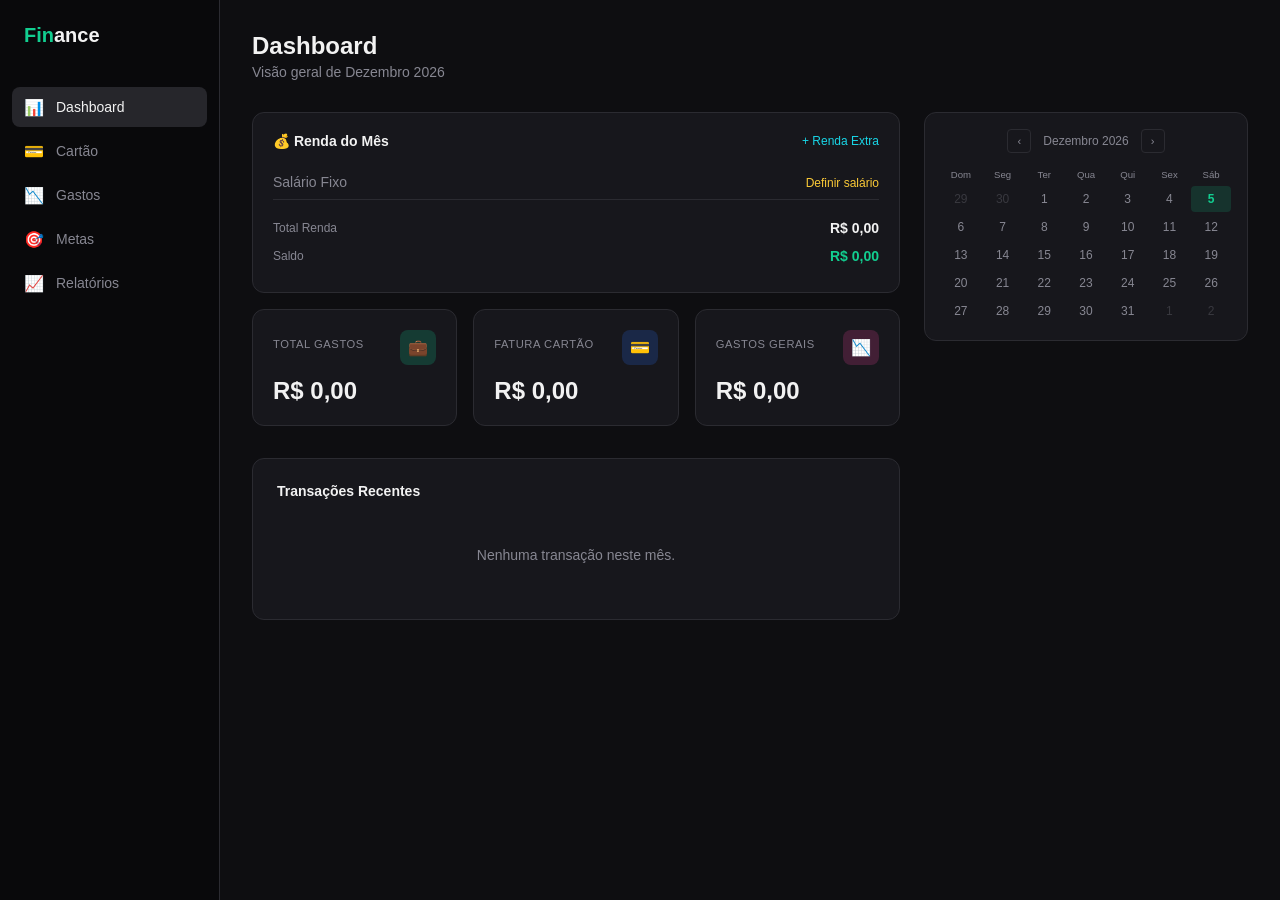
<file: public/finance-standalone.html>
<!DOCTYPE html>
<html lang="pt-BR">
<head>
<meta charset="UTF-8">
<meta name="viewport" content="width=device-width, initial-scale=1.0">
<title>Finance - Controle Financeiro</title>
<style>
  *, *::before, *::after { box-sizing: border-box; margin: 0; padding: 0; }

  :root {
    --bg: hsl(240, 10%, 6%);
    --fg: hsl(0, 0%, 95%);
    --card: hsl(240, 8%, 10%);
    --card-fg: hsl(0, 0%, 95%);
    --secondary: hsl(240, 6%, 16%);
    --secondary-fg: hsl(0, 0%, 85%);
    --muted: hsl(240, 6%, 14%);
    --muted-fg: hsl(240, 5%, 55%);
    --border: hsl(240, 6%, 18%);
    --primary: hsl(160, 84%, 44%);
    --primary-fg: hsl(240, 10%, 6%);
    --destructive: hsl(0, 72%, 56%);
    --sidebar-bg: hsl(240, 10%, 4%);
    --sidebar-fg: hsl(240, 5%, 55%);
    --sidebar-accent: hsl(240, 6%, 12%);
    --green: hsl(160, 84%, 44%);
    --blue: hsl(220, 90%, 56%);
    --pink: hsl(330, 85%, 60%);
    --yellow: hsl(45, 96%, 60%);
    --purple: hsl(270, 76%, 62%);
    --cyan: hsl(185, 80%, 50%);
    --radius: 0.75rem;
  }

  body { font-family: -apple-system, BlinkMacSystemFont, 'Segoe UI', Roboto, sans-serif; background: var(--bg); color: var(--fg); display: flex; min-height: 100vh; -webkit-font-smoothing: antialiased; }

  /* Sidebar */
  .sidebar { width: 220px; min-height: 100vh; background: var(--sidebar-bg); border-right: 1px solid var(--border); padding: 24px 12px; display: flex; flex-direction: column; flex-shrink: 0; }
  .sidebar h1 { font-size: 1.25rem; font-weight: 700; padding: 0 12px; margin-bottom: 40px; color: var(--fg); }
  .sidebar h1 span { color: var(--primary); }
  .sidebar nav { display: flex; flex-direction: column; gap: 4px; }
  .sidebar a { display: flex; align-items: center; gap: 12px; padding: 10px 12px; border-radius: 8px; font-size: 0.875rem; font-weight: 500; color: var(--sidebar-fg); text-decoration: none; transition: all 0.2s; }
  .sidebar a:hover, .sidebar a.active { background: var(--secondary); color: var(--fg); }
  .sidebar a .icon { width: 20px; height: 20px; display: flex; align-items: center; justify-content: center; font-size: 1rem; }

  /* Main */
  .main { flex: 1; padding: 32px; overflow: auto; }
  .container { max-width: 900px; margin: 0 auto; }
  .container-wide { max-width: 1100px; margin: 0 auto; }

  /* Page header */
  .page-header { margin-bottom: 32px; }
  .page-header h2 { font-size: 1.5rem; font-weight: 700; }
  .page-header p { font-size: 0.875rem; color: var(--muted-fg); margin-top: 4px; }
  .page-header-row { display: flex; align-items: center; justify-content: space-between; }

  /* Cards */
  .card { background: var(--card); border: 1px solid var(--border); border-radius: var(--radius); padding: 24px; margin-bottom: 16px; transition: border-color 0.3s; }
  .card:hover { border-color: hsla(160, 84%, 44%, 0.2); }
  .card-sm { padding: 20px; }
  .card-title { font-size: 0.875rem; font-weight: 600; margin-bottom: 16px; }
  .summary-grid { display: grid; grid-template-columns: repeat(auto-fit, minmax(200px, 1fr)); gap: 16px; margin-bottom: 16px; }
  .summary-card .label { font-size: 0.7rem; font-weight: 500; color: var(--muted-fg); text-transform: uppercase; letter-spacing: 0.05em; margin-bottom: 8px; }
  .summary-card .value { font-size: 1.5rem; font-weight: 700; }
  .icon-badge { padding: 8px; border-radius: 8px; display: inline-flex; }
  .summary-card .top-row { display: flex; align-items: center; justify-content: space-between; margin-bottom: 12px; }

  /* Buttons */
  .btn { display: inline-flex; align-items: center; gap: 6px; padding: 8px 16px; border-radius: 6px; font-size: 0.875rem; font-weight: 500; border: none; cursor: pointer; transition: all 0.2s; }
  .btn-primary { background: var(--primary); color: var(--primary-fg); }
  .btn-primary:hover { opacity: 0.9; }
  .btn-blue { background: var(--blue); color: white; }
  .btn-blue:hover { opacity: 0.8; }
  .btn-pink { background: var(--pink); color: white; }
  .btn-pink:hover { opacity: 0.8; }
  .btn-sm { padding: 6px 12px; font-size: 0.8rem; }
  .btn-ghost { background: transparent; color: var(--muted-fg); }
  .btn-ghost:hover { color: var(--fg); }
  .btn-full { width: 100%; justify-content: center; }

  /* Inputs */
  .input, .select { width: 100%; height: 40px; padding: 0 12px; border-radius: 6px; border: 1px solid var(--border); background: var(--secondary); color: var(--fg); font-size: 0.875rem; outline: none; }
  .input:focus, .select:focus { border-color: var(--primary); box-shadow: 0 0 0 2px hsla(160, 84%, 44%, 0.15); }
  .textarea { width: 100%; min-height: 60px; padding: 8px 12px; border-radius: 6px; border: 1px solid var(--border); background: var(--secondary); color: var(--fg); font-size: 0.875rem; outline: none; resize: vertical; font-family: inherit; }

  /* Lists */
  .list-item { display: flex; align-items: center; justify-content: space-between; padding: 12px 16px; border-radius: 8px; background: hsla(240, 6%, 16%, 0.5); border: 1px solid var(--border); margin-bottom: 8px; }
  .list-item .name { font-size: 0.875rem; font-weight: 500; }
  .list-item .sub { font-size: 0.75rem; color: var(--muted-fg); }
  .list-item .amount { font-size: 0.875rem; font-weight: 600; }
  .list-item .right { display: flex; align-items: center; gap: 12px; }
  .delete-btn { background: none; border: none; color: var(--muted-fg); cursor: pointer; font-size: 1rem; transition: color 0.2s; }
  .delete-btn:hover { color: var(--pink); }

  /* Separator row */
  .sep-row { display: flex; align-items: center; justify-content: space-between; padding: 8px 0; border-bottom: 1px solid var(--border); }
  .sep-row:last-child { border-bottom: none; }
  .sep-row .label { font-size: 0.875rem; color: var(--muted-fg); }
  .sep-row .val { font-size: 0.875rem; font-weight: 600; }

  /* Modal */
  .modal-overlay { position: fixed; inset: 0; background: rgba(0,0,0,0.7); z-index: 100; display: none; align-items: center; justify-content: center; }
  .modal-overlay.active { display: flex; }
  .modal { background: var(--card); border: 1px solid var(--border); border-radius: var(--radius); padding: 24px; width: 90%; max-width: 460px; position: relative; }
  .modal h3 { font-size: 1.1rem; font-weight: 600; margin-bottom: 16px; }
  .modal .close-btn { position: absolute; right: 16px; top: 16px; background: none; border: none; color: var(--muted-fg); cursor: pointer; font-size: 1.2rem; }
  .modal .close-btn:hover { color: var(--fg); }
  .form-group { margin-bottom: 12px; }

  /* Calendar */
  .calendar { padding: 16px; }
  .calendar .cal-header { display: flex; align-items: center; justify-content: center; gap: 12px; margin-bottom: 12px; position: relative; }
  .calendar .cal-header span { font-size: 0.75rem; color: var(--muted-fg); font-weight: 500; }
  .calendar .cal-nav { background: none; border: 1px solid var(--border); color: var(--muted-fg); cursor: pointer; width: 24px; height: 24px; border-radius: 4px; display: inline-flex; align-items: center; justify-content: center; font-size: 0.7rem; }
  .calendar .cal-nav:hover { opacity: 1; color: var(--fg); }
  .cal-grid { display: grid; grid-template-columns: repeat(7, 1fr); gap: 2px; text-align: center; }
  .cal-grid .day-label { font-size: 0.6rem; color: var(--muted-fg); padding: 4px 0; }
  .cal-grid .day { font-size: 0.75rem; padding: 6px 0; border-radius: 4px; color: var(--muted-fg); cursor: default; }
  .cal-grid .day.today { background: hsla(160, 84%, 44%, 0.15); color: var(--primary); font-weight: 600; }
  .cal-grid .day.outside { color: hsla(240, 5%, 55%, 0.3); }

  /* Dashboard grid */
  .dash-grid { display: grid; grid-template-columns: 2fr 1fr; gap: 24px; }

  /* Goals */
  .goal-card { background: var(--card); border: 1px solid var(--border); border-radius: var(--radius); overflow: hidden; margin-bottom: 16px; transition: border-color 0.2s; }
  .goal-card:hover { border-color: hsla(160, 84%, 44%, 0.2); }
  .goal-header { display: flex; align-items: center; gap: 12px; padding: 20px; cursor: pointer; width: 100%; background: none; border: none; color: var(--fg); text-align: left; }
  .goal-header .goal-title { flex: 1; min-width: 0; }
  .goal-header .goal-title p { font-size: 0.875rem; font-weight: 600; overflow: hidden; text-overflow: ellipsis; white-space: nowrap; }
  .goal-header .goal-title .goal-notes { font-size: 0.75rem; color: var(--muted-fg); margin-top: 2px; overflow: hidden; text-overflow: ellipsis; white-space: nowrap; }
  .goal-header .goal-date { font-size: 0.7rem; color: hsla(240, 5%, 55%, 0.6); flex-shrink: 0; }
  .goal-header .chevron { color: var(--muted-fg); flex-shrink: 0; }
  .goal-body { padding: 0 20px 20px; border-top: 1px solid var(--border); padding-top: 16px; }
  .goal-body .suggestions-header { display: flex; align-items: center; justify-content: space-between; margin-bottom: 12px; }
  .goal-body .suggestions-header h4 { font-size: 0.7rem; font-weight: 600; color: var(--muted-fg); text-transform: uppercase; letter-spacing: 0.05em; }
  .suggestion-item { display: flex; gap: 12px; padding: 12px; border-radius: 8px; background: hsla(240, 6%, 16%, 0.5); margin-bottom: 8px; font-size: 0.875rem; line-height: 1.5; }
  .suggestion-item .num { color: var(--cyan); font-weight: 700; font-size: 0.75rem; flex-shrink: 0; margin-top: 2px; }
  .link-btn { background: none; border: none; font-size: 0.75rem; color: var(--cyan); cursor: pointer; }
  .link-btn:hover { opacity: 0.8; }
  .link-btn-danger { color: var(--muted-fg); }
  .link-btn-danger:hover { color: var(--destructive); }

  /* Reports chart placeholder */
  .chart-placeholder { height: 250px; display: flex; align-items: center; justify-content: center; border-radius: 8px; background: var(--secondary); margin-bottom: 16px; }
  .chart-bar-container { width: 100%; display: flex; align-items: flex-end; justify-content: center; gap: 16px; height: 200px; padding: 0 16px; }
  .chart-bar-group { display: flex; flex-direction: column; align-items: center; gap: 4px; }
  .chart-bars { display: flex; gap: 4px; align-items: flex-end; height: 180px; }
  .chart-bar { width: 24px; border-radius: 4px 4px 0 0; min-height: 4px; transition: height 0.3s; }
  .chart-label { font-size: 0.65rem; color: var(--muted-fg); }

  /* Report month */
  .report-month { margin-bottom: 16px; }
  .report-month .month-header { display: flex; justify-content: space-between; align-items: center; margin-bottom: 12px; }
  .report-month .month-header h3 { font-size: 0.875rem; font-weight: 600; }
  .report-cols { display: grid; grid-template-columns: 1fr 1fr; gap: 16px; }
  .report-cols .col-label { font-size: 0.75rem; font-weight: 500; margin-bottom: 8px; }
  .report-cols .row { display: flex; justify-content: space-between; font-size: 0.75rem; padding: 2px 0; }
  .report-cols .row .rname { color: var(--muted-fg); }
  .report-cols .row .rval { color: var(--fg); }

  .text-green { color: var(--green); }
  .text-blue { color: var(--blue); }
  .text-pink { color: var(--pink); }
  .text-yellow { color: var(--yellow); }
  .text-purple { color: var(--purple); }
  .text-cyan { color: var(--cyan); }
  .empty { text-align: center; padding: 32px; color: var(--muted-fg); font-size: 0.875rem; }

  .hidden { display: none !important; }

  .inline-edit { display: flex; align-items: center; gap: 8px; }
  .inline-edit .input { width: 120px; height: 32px; font-size: 0.8rem; }

  @media (max-width: 768px) {
    body { flex-direction: column; }
    .sidebar { width: 100%; min-height: auto; flex-direction: row; padding: 12px; overflow-x: auto; }
    .sidebar h1 { margin-bottom: 0; margin-right: 16px; white-space: nowrap; }
    .sidebar nav { flex-direction: row; }
    .dash-grid { grid-template-columns: 1fr; }
    .report-cols { grid-template-columns: 1fr; }
  }
</style>
</head>
<body>

<!-- Sidebar -->
<div class="sidebar">
  <h1><span>Fin</span>ance</h1>
  <nav>
    <a href="#" data-page="dashboard" class="active"><span class="icon">📊</span> Dashboard</a>
    <a href="#" data-page="cartao"><span class="icon">💳</span> Cartão</a>
    <a href="#" data-page="gastos"><span class="icon">📉</span> Gastos</a>
    <a href="#" data-page="metas"><span class="icon">🎯</span> Metas</a>
    <a href="#" data-page="relatorios"><span class="icon">📈</span> Relatórios</a>
  </nav>
</div>

<!-- Main Content -->
<div class="main">

  <!-- DASHBOARD -->
  <div id="page-dashboard" class="page">
    <div class="container-wide">
      <div class="page-header">
        <h2>Dashboard</h2>
        <p id="dash-subtitle"></p>
      </div>
      <div class="dash-grid">
        <div>
          <!-- Income Section -->
          <div class="card card-sm">
            <div class="page-header-row" style="margin-bottom:16px">
              <span class="card-title" style="margin-bottom:0">💰 Renda do Mês</span>
              <button class="link-btn" onclick="openModal('extra-modal')">+ Renda Extra</button>
            </div>
            <div class="sep-row">
              <span class="label">Salário Fixo</span>
              <div id="salary-display">
                <button class="link-btn text-yellow" onclick="startEditSalary()" id="salary-btn">Definir salário</button>
              </div>
              <div id="salary-edit" class="inline-edit hidden">
                <input type="number" class="input" id="salary-input" step="0.01" placeholder="Valor">
                <button class="btn btn-ghost btn-sm" onclick="saveSalary()">OK</button>
              </div>
            </div>
            <div id="extra-incomes-list"></div>
            <div class="sep-row" style="border:none;padding-top:12px;margin-top:8px">
              <span class="label" style="font-size:0.75rem">Total Renda</span>
              <span class="val" id="total-income" style="font-weight:700">R$ 0,00</span>
            </div>
            <div class="sep-row" style="border:none;padding-top:4px">
              <span class="label" style="font-size:0.75rem">Saldo</span>
              <span class="val" id="saldo" style="font-weight:700">R$ 0,00</span>
            </div>
          </div>

          <!-- Summary Cards -->
          <div class="summary-grid">
            <div class="card card-sm summary-card">
              <div class="top-row"><span class="label">Total Gastos</span><span class="icon-badge" style="background:hsla(160,84%,44%,0.2)">💼</span></div>
              <div class="value" id="dash-total-gastos">R$ 0,00</div>
            </div>
            <div class="card card-sm summary-card">
              <div class="top-row"><span class="label">Fatura Cartão</span><span class="icon-badge" style="background:hsla(220,90%,56%,0.2)">💳</span></div>
              <div class="value" id="dash-card-total">R$ 0,00</div>
            </div>
            <div class="card card-sm summary-card">
              <div class="top-row"><span class="label">Gastos Gerais</span><span class="icon-badge" style="background:hsla(330,85%,60%,0.2)">📉</span></div>
              <div class="value" id="dash-expenses-total">R$ 0,00</div>
            </div>
          </div>

          <!-- Recent Transactions -->
          <div class="card">
            <div class="card-title">Transações Recentes</div>
            <div id="recent-transactions"></div>
          </div>
        </div>

        <!-- Calendar -->
        <div>
          <div class="card calendar" id="calendar-container"></div>
        </div>
      </div>
    </div>
  </div>

  <!-- CARTÃO -->
  <div id="page-cartao" class="page hidden">
    <div class="container">
      <div class="page-header">
        <h2>Cartão</h2>
        <p>Gerencie os gastos do seu cartão de crédito</p>
      </div>
      <div class="card">
        <div class="page-header-row">
          <div style="display:flex;align-items:center;gap:12px">
            <span class="icon-badge" style="background:hsla(220,90%,56%,0.2);font-size:1.5rem">💳</span>
            <div>
              <p style="font-size:0.7rem;color:var(--muted-fg);text-transform:uppercase;letter-spacing:0.05em" id="card-month-label"></p>
              <p style="font-size:1.8rem;font-weight:700" id="card-total-value">R$ 0,00</p>
            </div>
          </div>
          <button class="btn btn-blue" onclick="openModal('card-modal')">+ Adicionar Gasto</button>
        </div>
      </div>
      <div class="card">
        <div class="card-title" id="card-list-title"></div>
        <div id="card-expenses-list"></div>
      </div>
    </div>
  </div>

  <!-- GASTOS -->
  <div id="page-gastos" class="page hidden">
    <div class="container">
      <div class="page-header">
        <h2>Gastos</h2>
        <p>Controle seus gastos gerais do mês</p>
      </div>
      <div class="card">
        <div class="page-header-row">
          <div style="display:flex;align-items:center;gap:12px">
            <span class="icon-badge" style="background:hsla(330,85%,60%,0.2);font-size:1.5rem">📉</span>
            <div>
              <p style="font-size:0.7rem;color:var(--muted-fg);text-transform:uppercase;letter-spacing:0.05em" id="expenses-month-label"></p>
              <p style="font-size:1.8rem;font-weight:700" id="expenses-total-value">R$ 0,00</p>
            </div>
          </div>
          <button class="btn btn-pink" onclick="openModal('expenses-modal')">+ Adicionar Gasto</button>
        </div>
      </div>
      <div class="card">
        <div class="card-title" id="expenses-list-title"></div>
        <div id="general-expenses-list"></div>
      </div>
    </div>
  </div>

  <!-- METAS -->
  <div id="page-metas" class="page hidden">
    <div class="container">
      <div class="page-header page-header-row">
        <div>
          <h2>Metas</h2>
          <p>Defina objetivos e receba sugestões para alcançá-los</p>
        </div>
        <button class="btn btn-primary btn-sm" onclick="openModal('goal-modal')">+ Nova Meta</button>
      </div>
      <div id="goals-list"></div>
    </div>
  </div>

  <!-- RELATÓRIOS -->
  <div id="page-relatorios" class="page hidden">
    <div class="container-wide">
      <div class="page-header">
        <h2>Relatórios</h2>
        <p>Visão consolidada de todos os meses</p>
      </div>
      <div id="reports-content"></div>
    </div>
  </div>
</div>

<!-- MODALS -->
<div class="modal-overlay" id="extra-modal">
  <div class="modal">
    <button class="close-btn" onclick="closeModal('extra-modal')">✕</button>
    <h3>Adicionar Renda Extra</h3>
    <div class="form-group"><input class="input" id="extra-name" placeholder="Descrição (ex: Freelance)"></div>
    <div class="form-group"><input class="input" id="extra-value" type="number" step="0.01" placeholder="Valor"></div>
    <button class="btn btn-primary btn-full" onclick="addExtraIncome()">Adicionar</button>
  </div>
</div>

<div class="modal-overlay" id="card-modal">
  <div class="modal">
    <button class="close-btn" onclick="closeModal('card-modal')">✕</button>
    <h3>Novo Gasto no Cartão</h3>
    <div class="form-group"><input class="input" id="card-name" placeholder="Nome do gasto"></div>
    <div class="form-group"><input class="input" id="card-value" type="number" step="0.01" placeholder="Valor (R$)"></div>
    <div class="form-group">
      <select class="select" id="card-category">
        <option>Alimentação</option><option>Compras</option><option>Assinaturas</option><option>Transporte</option><option>Lazer</option><option>Saúde</option><option>Outros</option>
      </select>
    </div>
    <button class="btn btn-blue btn-full" onclick="addCardExpense()">Adicionar</button>
  </div>
</div>

<div class="modal-overlay" id="expenses-modal">
  <div class="modal">
    <button class="close-btn" onclick="closeModal('expenses-modal')">✕</button>
    <h3>Novo Gasto</h3>
    <div class="form-group"><input class="input" id="exp-name" placeholder="Nome do gasto"></div>
    <div class="form-group"><input class="input" id="exp-value" type="number" step="0.01" placeholder="Valor (R$)"></div>
    <div class="form-group">
      <select class="select" id="exp-category">
        <option>Aluguel</option><option>Alimentação</option><option>Transporte</option><option>Educação</option><option>Saúde</option><option>Lazer</option><option>Contas</option><option>Outros</option>
      </select>
    </div>
    <button class="btn btn-pink btn-full" onclick="addGeneralExpense()">Adicionar</button>
  </div>
</div>

<div class="modal-overlay" id="goal-modal">
  <div class="modal">
    <button class="close-btn" onclick="closeModal('goal-modal')">✕</button>
    <h3>Criar Meta</h3>
    <div class="form-group"><input class="input" id="goal-title" placeholder="Ex: Juntar R$5.000 para emergência"></div>
    <div class="form-group"><textarea class="textarea" id="goal-notes" placeholder="Observações (opcional)"></textarea></div>
    <button class="btn btn-primary btn-full" onclick="addGoal()">✨ Criar e gerar sugestões</button>
  </div>
</div>

<script>
// ==================== DATA LAYER ====================
const MONTHS = ["Janeiro","Fevereiro","Março","Abril","Maio","Junho","Julho","Agosto","Setembro","Outubro","Novembro","Dezembro"];
const MONTHS_SHORT = ["Jan","Fev","Mar","Abr","Mai","Jun","Jul","Ago","Set","Out","Nov","Dez"];

function load(key, fb) { try { const d = localStorage.getItem(key); return d ? JSON.parse(d) : fb; } catch { return fb; } }
function save(key, data) { localStorage.setItem(key, JSON.stringify(data)); }
function uuid() { return crypto.randomUUID(); }
function fmt(v) { return v.toLocaleString("pt-BR", { minimumFractionDigits: 2 }); }

let cardExpenses = load("finance_card_expenses", []);
let generalExpenses = load("finance_general_expenses", []);
let incomes = load("finance_incomes", []);
let goals = load("finance_goals", []);

function persist() {
  save("finance_card_expenses", cardExpenses);
  save("finance_general_expenses", generalExpenses);
  save("finance_incomes", incomes);
  save("finance_goals", goals);
}

const now = new Date();
const cMonth = now.getMonth(), cYear = now.getFullYear();

function byMonth(arr, y, m) { return arr.filter(e => { const d = new Date(e.date); return d.getFullYear() === y && d.getMonth() === m; }); }
function sumByMonth(arr, y, m) { return byMonth(arr, y, m).reduce((s, e) => s + e.value, 0); }

// ==================== MODALS ====================
function openModal(id) { document.getElementById(id).classList.add('active'); }
function closeModal(id) { document.getElementById(id).classList.remove('active'); }
document.querySelectorAll('.modal-overlay').forEach(el => {
  el.addEventListener('click', e => { if (e.target === el) el.classList.remove('active'); });
});

// ==================== NAVIGATION ====================
let currentPage = 'dashboard';
document.querySelectorAll('.sidebar a').forEach(a => {
  a.addEventListener('click', e => {
    e.preventDefault();
    const page = a.dataset.page;
    navigateTo(page);
  });
});

function navigateTo(page) {
  currentPage = page;
  document.querySelectorAll('.page').forEach(p => p.classList.add('hidden'));
  document.getElementById('page-' + page).classList.remove('hidden');
  document.querySelectorAll('.sidebar a').forEach(a => a.classList.toggle('active', a.dataset.page === page));
  renderCurrentPage();
}

// ==================== SALARY ====================
function startEditSalary() {
  const sal = getSalary();
  document.getElementById('salary-input').value = sal > 0 ? sal : '';
  document.getElementById('salary-display').classList.add('hidden');
  document.getElementById('salary-edit').classList.remove('hidden');
  document.getElementById('salary-input').focus();
}

function saveSalary() {
  const v = parseFloat(document.getElementById('salary-input').value);
  if (isNaN(v) || v < 0) return;
  const mk = `${cYear}-${cMonth}`;
  const existing = incomes.find(i => i.type === 'salary' && (() => { const d = new Date(i.date); return `${d.getFullYear()}-${d.getMonth()}`; })() === mk);
  if (existing) { existing.value = v; } else { incomes.push({ id: uuid(), name: 'Salário', value: v, type: 'salary', date: now.toISOString() }); }
  persist();
  document.getElementById('salary-display').classList.remove('hidden');
  document.getElementById('salary-edit').classList.add('hidden');
  renderDashboard();
}

function getSalary() {
  const s = incomes.find(i => i.type === 'salary' && (() => { const d = new Date(i.date); return d.getFullYear() === cYear && d.getMonth() === cMonth; })());
  return s ? s.value : 0;
}

document.getElementById('salary-input').addEventListener('keydown', e => { if (e.key === 'Enter') saveSalary(); });

// ==================== EXTRA INCOME ====================
function addExtraIncome() {
  const name = document.getElementById('extra-name').value.trim();
  const v = parseFloat(document.getElementById('extra-value').value);
  if (!name || isNaN(v) || v <= 0) return;
  incomes.push({ id: uuid(), name, value: v, type: 'extra', date: now.toISOString() });
  persist();
  document.getElementById('extra-name').value = '';
  document.getElementById('extra-value').value = '';
  closeModal('extra-modal');
  renderDashboard();
}

function removeIncome(id) {
  incomes = incomes.filter(i => i.id !== id);
  persist();
  renderDashboard();
}

// ==================== CARD EXPENSES ====================
function addCardExpense() {
  const name = document.getElementById('card-name').value.trim();
  const v = parseFloat(document.getElementById('card-value').value);
  const cat = document.getElementById('card-category').value;
  if (!name || isNaN(v) || v <= 0) return;
  cardExpenses.push({ id: uuid(), name, category: cat, value: v, date: new Date().toISOString() });
  persist();
  document.getElementById('card-name').value = '';
  document.getElementById('card-value').value = '';
  closeModal('card-modal');
  renderCurrentPage();
}

function removeCardExpense(id) {
  cardExpenses = cardExpenses.filter(e => e.id !== id);
  persist();
  renderCurrentPage();
}

// ==================== GENERAL EXPENSES ====================
function addGeneralExpense() {
  const name = document.getElementById('exp-name').value.trim();
  const v = parseFloat(document.getElementById('exp-value').value);
  const cat = document.getElementById('exp-category').value;
  if (!name || isNaN(v) || v <= 0) return;
  generalExpenses.push({ id: uuid(), name, category: cat, value: v, date: new Date().toISOString() });
  persist();
  document.getElementById('exp-name').value = '';
  document.getElementById('exp-value').value = '';
  closeModal('expenses-modal');
  renderCurrentPage();
}

function removeGeneralExpense(id) {
  generalExpenses = generalExpenses.filter(e => e.id !== id);
  persist();
  renderCurrentPage();
}

// ==================== GOALS ====================
function generateSuggestions(title) {
  const lower = title.toLowerCase();
  const tips = [];
  if (lower.match(/emerg[eê]ncia|reserva/)) tips.push("Defina uma meta de 3 a 6 meses de despesas fixas como reserva de emergência.","Automatize uma transferência mensal para uma conta separada assim que receber o salário.","Comece guardando pelo menos 10% da renda mensal e aumente gradativamente.","Evite usar a reserva para compras não essenciais.");
  if (lower.match(/economizar|poupar|guardar|economia/)) tips.push("Revise assinaturas e serviços recorrentes — cancele o que não usa.","Adote a regra 50-30-20: 50% necessidades, 30% desejos, 20% poupança.","Substitua refeições fora por marmitas pelo menos 3x por semana.","Use o método do envelope digital: separe o dinheiro por categoria no início do mês.");
  if (lower.match(/d[ií]vida|pagar|quitar/)) tips.push("Liste todas as dívidas por taxa de juros e priorize as mais caras.","Negocie com credores — muitos oferecem descontos para pagamento à vista.","Evite contrair novas dívidas enquanto estiver quitando as atuais.","Considere consolidar dívidas em uma com juros menores.");
  if (lower.match(/investir|investimento|rendimento|aplicar/)) tips.push("Comece com renda fixa (CDB, Tesouro Direto) antes de partir para renda variável.","Nunca invista dinheiro que pode precisar em menos de 6 meses.","Diversifique: não coloque tudo em um único tipo de investimento.","Estude sobre juros compostos — o tempo é seu maior aliado.");
  if (lower.match(/comprar|carro|casa|apartamento|viagem|viajar/)) tips.push("Defina o valor total e divida em parcelas mensais até a data desejada.","Crie uma conta separada para esse objetivo específico.","Pesquise e compare preços antes de fechar qualquer compra grande.","Considere se é mais vantajoso comprar à vista ou parcelado.");
  if (lower.match(/sal[aá]rio|renda|ganhar mais/)) tips.push("Invista em qualificação: cursos e certificações aumentam o potencial de renda.","Considere fontes de renda extra como freelance.","Negocie seu salário atual com dados de mercado.","Automatize tarefas para liberar tempo para projetos mais lucrativos.");
  if (tips.length === 0) tips.push("Defina um valor específico e um prazo realista para alcançar essa meta.","Divida a meta em etapas menores e comemore cada conquista parcial.","Acompanhe o progresso semanalmente para manter a motivação.","Corte pelo menos um gasto supérfluo por mês e redirecione para a meta.");
  return tips;
}

function addGoal() {
  const title = document.getElementById('goal-title').value.trim();
  const notes = document.getElementById('goal-notes').value.trim();
  if (!title) return;
  const suggestions = generateSuggestions(title).map(text => ({ id: uuid(), text, timestamp: new Date().toISOString() }));
  goals.unshift({ id: uuid(), title, notes, suggestions, createdAt: new Date().toISOString() });
  persist();
  document.getElementById('goal-title').value = '';
  document.getElementById('goal-notes').value = '';
  closeModal('goal-modal');
  expandedGoalId = goals[0].id;
  renderGoals();
}

function removeGoal(id) {
  goals = goals.filter(g => g.id !== id);
  persist();
  if (expandedGoalId === id) expandedGoalId = null;
  renderGoals();
}

function addMoreSuggestions(id) {
  const g = goals.find(x => x.id === id);
  if (!g) return;
  const newSugs = generateSuggestions(g.title).map(text => ({ id: uuid(), text, timestamp: new Date().toISOString() }));
  g.suggestions = [...g.suggestions, ...newSugs];
  persist();
  renderGoals();
}

let expandedGoalId = null;
function toggleGoal(id) { expandedGoalId = expandedGoalId === id ? null : id; renderGoals(); }

// ==================== CALENDAR ====================
let calYear = cYear, calMonth = cMonth;
function renderCalendar() {
  const container = document.getElementById('calendar-container');
  const firstDay = new Date(calYear, calMonth, 1).getDay();
  const daysInMonth = new Date(calYear, calMonth + 1, 0).getDate();
  const prevDays = new Date(calYear, calMonth, 0).getDate();
  const labels = ['Dom','Seg','Ter','Qua','Qui','Sex','Sáb'];
  let html = `<div class="cal-header">
    <button class="cal-nav" onclick="calMonth--;if(calMonth<0){calMonth=11;calYear--;}renderCalendar()">‹</button>
    <span>${MONTHS[calMonth]} ${calYear}</span>
    <button class="cal-nav" onclick="calMonth++;if(calMonth>11){calMonth=0;calYear++;}renderCalendar()">›</button>
  </div><div class="cal-grid">`;
  labels.forEach(l => { html += `<div class="day-label">${l}</div>`; });
  for (let i = 0; i < firstDay; i++) html += `<div class="day outside">${prevDays - firstDay + 1 + i}</div>`;
  for (let d = 1; d <= daysInMonth; d++) {
    const isToday = d === now.getDate() && calMonth === cMonth && calYear === cYear;
    html += `<div class="day${isToday ? ' today' : ''}">${d}</div>`;
  }
  const remaining = 7 - ((firstDay + daysInMonth) % 7);
  if (remaining < 7) for (let i = 1; i <= remaining; i++) html += `<div class="day outside">${i}</div>`;
  html += '</div>';
  container.innerHTML = html;
}

// ==================== RENDER FUNCTIONS ====================
function renderDashboard() {
  document.getElementById('dash-subtitle').textContent = `Visão geral de ${MONTHS[cMonth]} ${cYear}`;
  const cardTotal = sumByMonth(cardExpenses, cYear, cMonth);
  const expTotal = sumByMonth(generalExpenses, cYear, cMonth);
  const totalGastos = cardTotal + expTotal;
  const salary = getSalary();
  const extras = byMonth(incomes.filter(i => i.type === 'extra'), cYear, cMonth);
  const totalIncome = byMonth(incomes, cYear, cMonth).reduce((s, i) => s + i.value, 0);
  const saldo = totalIncome - totalGastos;

  // Salary button
  const salBtn = document.getElementById('salary-btn');
  salBtn.textContent = salary > 0 ? `R$ ${fmt(salary)}` : 'Definir salário';

  // Extra incomes
  let extraHtml = '';
  extras.forEach(inc => {
    extraHtml += `<div class="sep-row"><span class="label">${inc.name}</span><div style="display:flex;align-items:center;gap:8px"><span class="val text-cyan">+R$ ${fmt(inc.value)}</span><button class="delete-btn" onclick="removeIncome('${inc.id}')">✕</button></div></div>`;
  });
  document.getElementById('extra-incomes-list').innerHTML = extraHtml;
  document.getElementById('total-income').textContent = `R$ ${fmt(totalIncome)}`;
  document.getElementById('saldo').textContent = `R$ ${fmt(saldo)}`;
  document.getElementById('saldo').style.color = saldo >= 0 ? 'var(--green)' : 'var(--pink)';

  document.getElementById('dash-total-gastos').textContent = `R$ ${fmt(totalGastos)}`;
  document.getElementById('dash-card-total').textContent = `R$ ${fmt(cardTotal)}`;
  document.getElementById('dash-expenses-total').textContent = `R$ ${fmt(expTotal)}`;

  // Recent transactions
  const all = [
    ...byMonth(cardExpenses, cYear, cMonth).map(e => ({ ...e, source: 'Cartão' })),
    ...byMonth(generalExpenses, cYear, cMonth).map(e => ({ ...e, source: 'Gasto' }))
  ].sort((a, b) => new Date(b.date) - new Date(a.date)).slice(0, 5);

  const txEl = document.getElementById('recent-transactions');
  if (all.length === 0) { txEl.innerHTML = '<div class="empty">Nenhuma transação neste mês.</div>'; }
  else { txEl.innerHTML = all.map(tx => `<div class="list-item"><div><span class="name">${tx.name}</span><br><span class="sub">${tx.category} · ${tx.source}</span></div><span class="amount text-pink">-R$ ${fmt(tx.value)}</span></div>`).join(''); }

  renderCalendar();
}

function renderCard() {
  const expenses = byMonth(cardExpenses, cYear, cMonth);
  const total = sumByMonth(cardExpenses, cYear, cMonth);
  document.getElementById('card-month-label').textContent = `Fatura ${MONTHS[cMonth]}`;
  document.getElementById('card-total-value').textContent = `R$ ${fmt(total)}`;
  document.getElementById('card-list-title').textContent = `Gastos do Cartão — ${MONTHS[cMonth]}`;
  const el = document.getElementById('card-expenses-list');
  if (expenses.length === 0) { el.innerHTML = '<div class="empty">Nenhum gasto registrado neste mês.</div>'; }
  else { el.innerHTML = expenses.map(e => `<div class="list-item"><div><span class="name">${e.name}</span><br><span class="sub">${e.category}</span></div><div class="right"><span class="amount text-pink">-R$ ${fmt(e.value)}</span><button class="delete-btn" onclick="removeCardExpense('${e.id}')">🗑</button></div></div>`).join(''); }
}

function renderExpenses() {
  const expenses = byMonth(generalExpenses, cYear, cMonth);
  const total = sumByMonth(generalExpenses, cYear, cMonth);
  document.getElementById('expenses-month-label').textContent = `Total Gastos — ${MONTHS[cMonth]}`;
  document.getElementById('expenses-total-value').textContent = `R$ ${fmt(total)}`;
  document.getElementById('expenses-list-title').textContent = `Gastos Gerais — ${MONTHS[cMonth]}`;
  const el = document.getElementById('general-expenses-list');
  if (expenses.length === 0) { el.innerHTML = '<div class="empty">Nenhum gasto registrado neste mês.</div>'; }
  else { el.innerHTML = expenses.map(e => `<div class="list-item"><div><span class="name">${e.name}</span><br><span class="sub">${e.category}</span></div><div class="right"><span class="amount text-pink">-R$ ${fmt(e.value)}</span><button class="delete-btn" onclick="removeGeneralExpense('${e.id}')">🗑</button></div></div>`).join(''); }
}

function renderGoals() {
  const el = document.getElementById('goals-list');
  if (goals.length === 0) {
    el.innerHTML = '<div class="card"><div class="empty">🎯<br>Nenhuma meta criada ainda. Clique em "Nova Meta" para começar.</div></div>';
    return;
  }
  el.innerHTML = goals.map(g => {
    const isOpen = expandedGoalId === g.id;
    return `<div class="goal-card">
      <button class="goal-header" onclick="toggleGoal('${g.id}')">
        <span class="text-yellow">🎯</span>
        <div class="goal-title"><p>${g.title}</p>${g.notes ? `<span class="goal-notes">${g.notes}</span>` : ''}</div>
        <span class="goal-date">${new Date(g.createdAt).toLocaleDateString('pt-BR')}</span>
        <span class="chevron">${isOpen ? '▾' : '▸'}</span>
      </button>
      ${isOpen ? `<div class="goal-body">
        <div class="suggestions-header">
          <h4>✨ Sugestões</h4>
          <div style="display:flex;gap:12px">
            <button class="link-btn" onclick="addMoreSuggestions('${g.id}')">+ Mais sugestões</button>
            <button class="link-btn link-btn-danger" onclick="removeGoal('${g.id}')">🗑 Remover</button>
          </div>
        </div>
        ${g.suggestions.map((s, i) => `<div class="suggestion-item"><span class="num">${i + 1}.</span><span>${s.text}</span></div>`).join('')}
      </div>` : ''}
    </div>`;
  }).join('');
}

function renderReports() {
  const allExp = [...cardExpenses, ...generalExpenses];
  const monthSet = new Set(allExp.map(e => { const d = new Date(e.date); return `${d.getFullYear()}-${d.getMonth()}`; }));
  const months = Array.from(monthSet).map(s => { const [y, m] = s.split('-').map(Number); return { year: y, month: m }; }).sort((a, b) => a.year !== b.year ? b.year - a.year : b.month - a.month);
  const el = document.getElementById('reports-content');
  if (months.length === 0) { el.innerHTML = '<div class="card"><div class="empty">📈<br>Nenhum dado registrado ainda. Adicione gastos no Cartão ou em Gastos.</div></div>'; return; }

  // Simple bar chart
  const chartData = [...months].reverse();
  const maxVal = Math.max(...chartData.map(m => sumByMonth(cardExpenses, m.year, m.month) + sumByMonth(generalExpenses, m.year, m.month)), 1);
  let chartHtml = '<div class="card"><div class="card-title">Comparativo Mensal</div><div class="chart-bar-container">';
  chartData.forEach(m => {
    const cV = sumByMonth(cardExpenses, m.year, m.month);
    const gV = sumByMonth(generalExpenses, m.year, m.month);
    const cH = Math.max((cV / maxVal) * 160, 4);
    const gH = Math.max((gV / maxVal) * 160, 4);
    chartHtml += `<div class="chart-bar-group"><div class="chart-bars"><div class="chart-bar" style="height:${cH}px;background:var(--blue)"></div><div class="chart-bar" style="height:${gH}px;background:var(--pink)"></div></div><span class="chart-label">${MONTHS_SHORT[m.month]}</span></div>`;
  });
  chartHtml += '</div><div style="display:flex;gap:16px;justify-content:center;margin-top:12px;font-size:0.7rem;color:var(--muted-fg)"><span>🔵 Cartão</span><span>🔴 Gastos</span></div></div>';

  let reportsHtml = chartHtml;
  months.forEach(m => {
    const cExp = byMonth(cardExpenses, m.year, m.month);
    const gExp = byMonth(generalExpenses, m.year, m.month);
    const cT = sumByMonth(cardExpenses, m.year, m.month);
    const gT = sumByMonth(generalExpenses, m.year, m.month);
    reportsHtml += `<div class="card report-month"><div class="month-header"><h3>${MONTHS[m.month]} ${m.year}</h3><span class="text-pink" style="font-size:0.875rem;font-weight:700">Total: R$ ${fmt(cT + gT)}</span></div>
    <div class="report-cols">
      <div><div class="col-label text-blue">Cartão — R$ ${fmt(cT)}</div>${cExp.length === 0 ? '<span style="font-size:0.75rem;color:var(--muted-fg)">Sem gastos</span>' : cExp.map(e => `<div class="row"><span class="rname">${e.name} (${e.category})</span><span class="rval">R$ ${fmt(e.value)}</span></div>`).join('')}</div>
      <div><div class="col-label text-pink">Gastos — R$ ${fmt(gT)}</div>${gExp.length === 0 ? '<span style="font-size:0.75rem;color:var(--muted-fg)">Sem gastos</span>' : gExp.map(e => `<div class="row"><span class="rname">${e.name} (${e.category})</span><span class="rval">R$ ${fmt(e.value)}</span></div>`).join('')}</div>
    </div></div>`;
  });
  el.innerHTML = reportsHtml;
}

function renderCurrentPage() {
  if (currentPage === 'dashboard') renderDashboard();
  else if (currentPage === 'cartao') renderCard();
  else if (currentPage === 'gastos') renderExpenses();
  else if (currentPage === 'metas') renderGoals();
  else if (currentPage === 'relatorios') renderReports();
}

// Initial render
renderDashboard();
</script>
</body>
</html>
</file>
